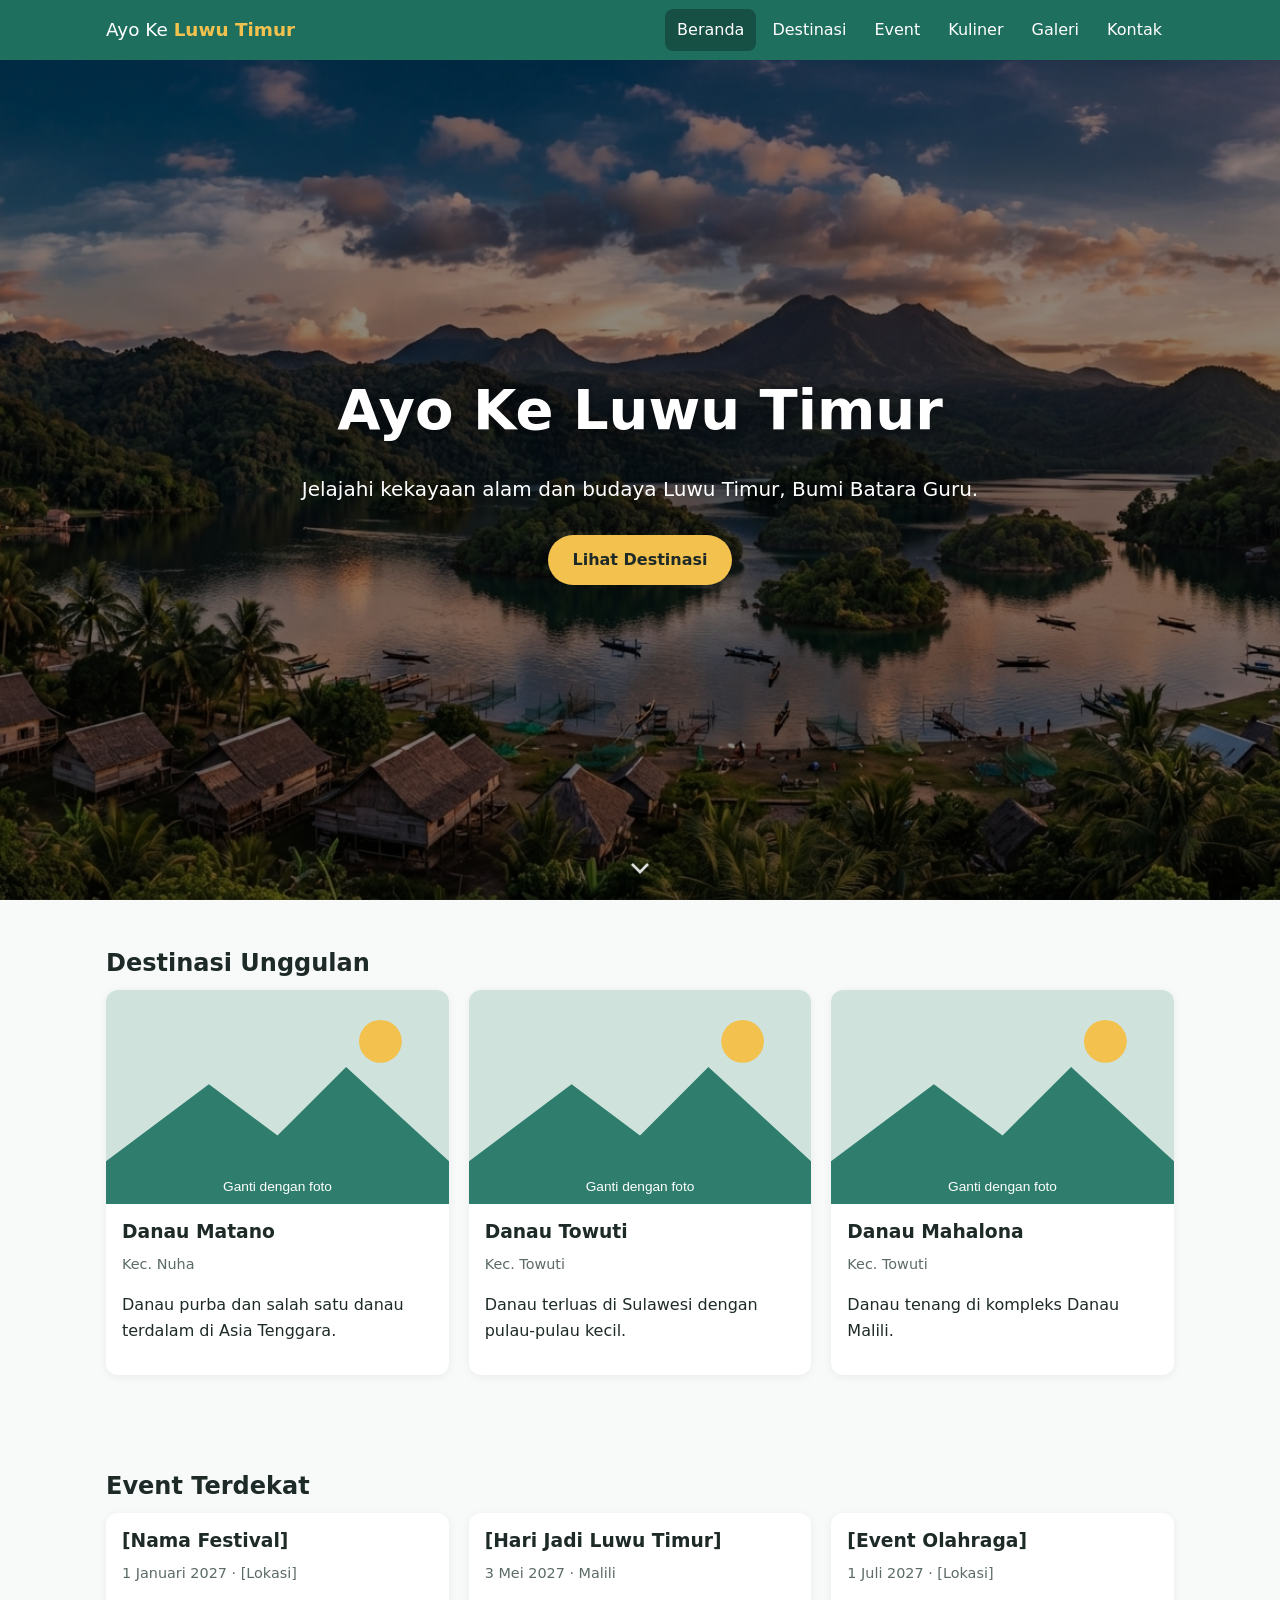
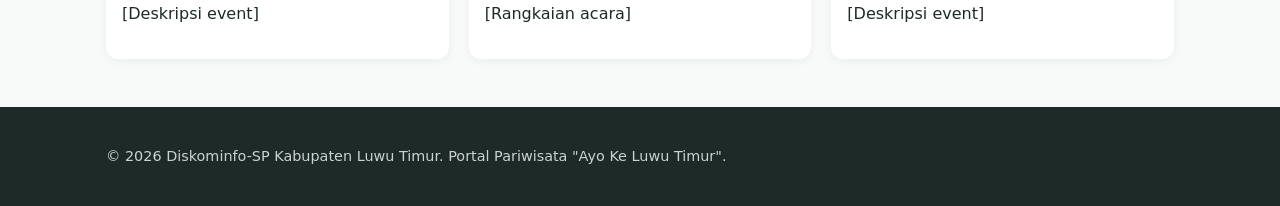
<file: index.html>
<!doctype html>
<html lang="id">
<head>
  <meta charset="utf-8">
  <meta name="viewport" content="width=device-width, initial-scale=1">
  <title>Beranda | Ayo Ke Luwu Timur</title>
  <meta name="description" content="Portal resmi pariwisata Kabupaten Luwu Timur.">
  <link rel="stylesheet" href="assets/css/style.css">
</head>
<body data-page="beranda">
  <header class="site-header">
    <div class="container nav-wrap">
      <a class="brand" href="index.html">Ayo Ke <strong>Luwu Timur</strong></a>
      <button class="nav-toggle" aria-label="Menu" aria-expanded="false">&#9776;</button>
      <nav class="nav">
        <a href="index.html" data-nav="beranda">Beranda</a>
        <a href="destinasi.html" data-nav="destinasi">Destinasi</a>
        <a href="event.html" data-nav="event">Event</a>
        <a href="kuliner.html" data-nav="kuliner">Kuliner</a>
        <a href="galeri.html" data-nav="galeri">Galeri</a>
        <a href="kontak.html" data-nav="kontak">Kontak</a>
      </nav>
    </div>
  </header>

  <main>
    <section class="hero">
      <div class="container hero-content">
        <h1>Ayo Ke Luwu Timur</h1>
        <p>Jelajahi kekayaan alam dan budaya Luwu Timur, Bumi Batara Guru.</p>
        <a class="btn" href="destinasi.html">Lihat Destinasi</a>
      </div>
      <a class="hero-scroll" href="#unggulan" aria-label="Gulir ke bawah"><svg width="32" height="32" viewBox="0 0 24 24" fill="none" stroke="currentColor" stroke-width="2"><path d="M6 9l6 6 6-6"/></svg></a>
    </section>

    <section class="container section" id="unggulan">
      <h2>Destinasi Unggulan</h2>
      <div class="grid" data-source="destinasi" data-limit="3"></div>
    </section>

    <section class="container section">
      <h2>Event Terdekat</h2>
      <div class="grid" data-source="event" data-limit="3"></div>
    </section>
  </main>

  <footer class="site-footer">
    <div class="container">
      <p>&copy; <span id="tahun"></span> Diskominfo-SP Kabupaten Luwu Timur. Portal Pariwisata "Ayo Ke Luwu Timur".</p>
    </div>
  </footer>
  <script src="data/konten.js"></script>
  <script src="assets/js/main.js"></script>
</body>
</html>
</file>
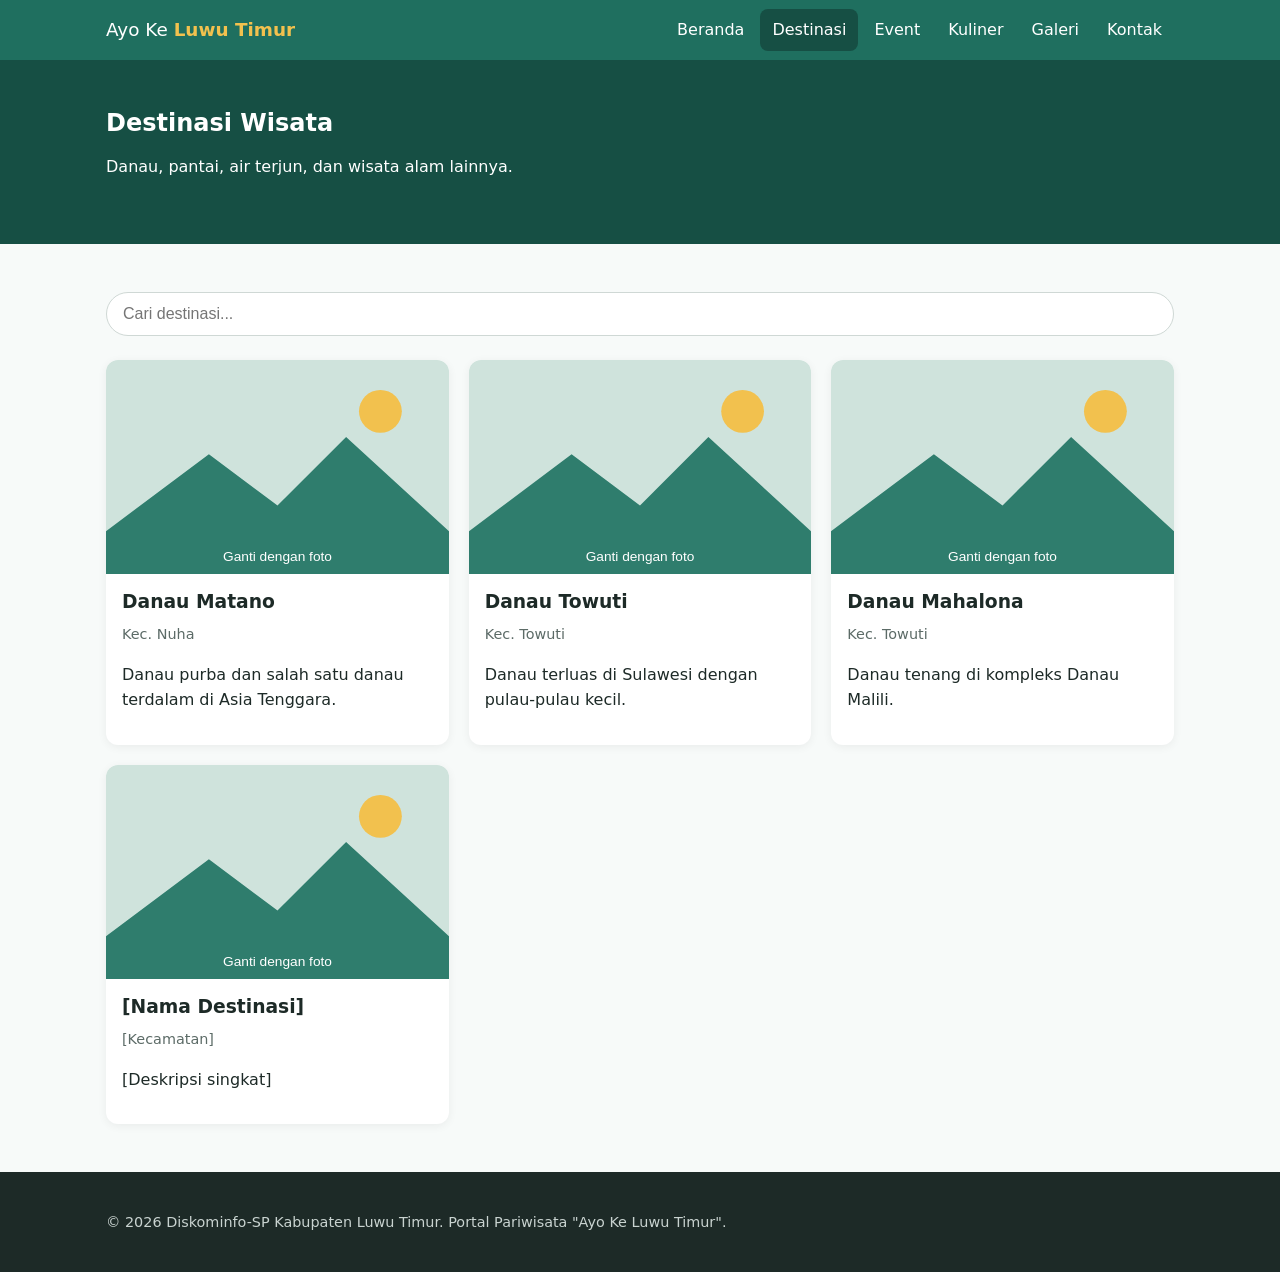
<file: destinasi.html>
<!doctype html>
<html lang="id">
<head>
  <meta charset="utf-8">
  <meta name="viewport" content="width=device-width, initial-scale=1">
  <title>Destinasi | Ayo Ke Luwu Timur</title>
  <meta name="description" content="Daftar destinasi wisata di Kabupaten Luwu Timur.">
  <link rel="stylesheet" href="assets/css/style.css">
</head>
<body data-page="destinasi">
  <header class="site-header">
    <div class="container nav-wrap">
      <a class="brand" href="index.html">Ayo Ke <strong>Luwu Timur</strong></a>
      <button class="nav-toggle" aria-label="Menu" aria-expanded="false">&#9776;</button>
      <nav class="nav">
        <a href="index.html" data-nav="beranda">Beranda</a>
        <a href="destinasi.html" data-nav="destinasi">Destinasi</a>
        <a href="event.html" data-nav="event">Event</a>
        <a href="kuliner.html" data-nav="kuliner">Kuliner</a>
        <a href="galeri.html" data-nav="galeri">Galeri</a>
        <a href="kontak.html" data-nav="kontak">Kontak</a>
      </nav>
    </div>
  </header>

  <main>
    <section class="page-hero"><div class="container"><h1>Destinasi Wisata</h1><p>Danau, pantai, air terjun, dan wisata alam lainnya.</p></div></section>
    <section class="container section">
      <input class="search" type="search" placeholder="Cari destinasi..." data-filter-for="destinasi">
      <div class="grid" id="destinasi" data-source="destinasi"></div>
    </section>
  </main>

  <footer class="site-footer">
    <div class="container">
      <p>&copy; <span id="tahun"></span> Diskominfo-SP Kabupaten Luwu Timur. Portal Pariwisata "Ayo Ke Luwu Timur".</p>
    </div>
  </footer>
  <script src="data/konten.js"></script>
  <script src="assets/js/main.js"></script>
</body>
</html>
</file>
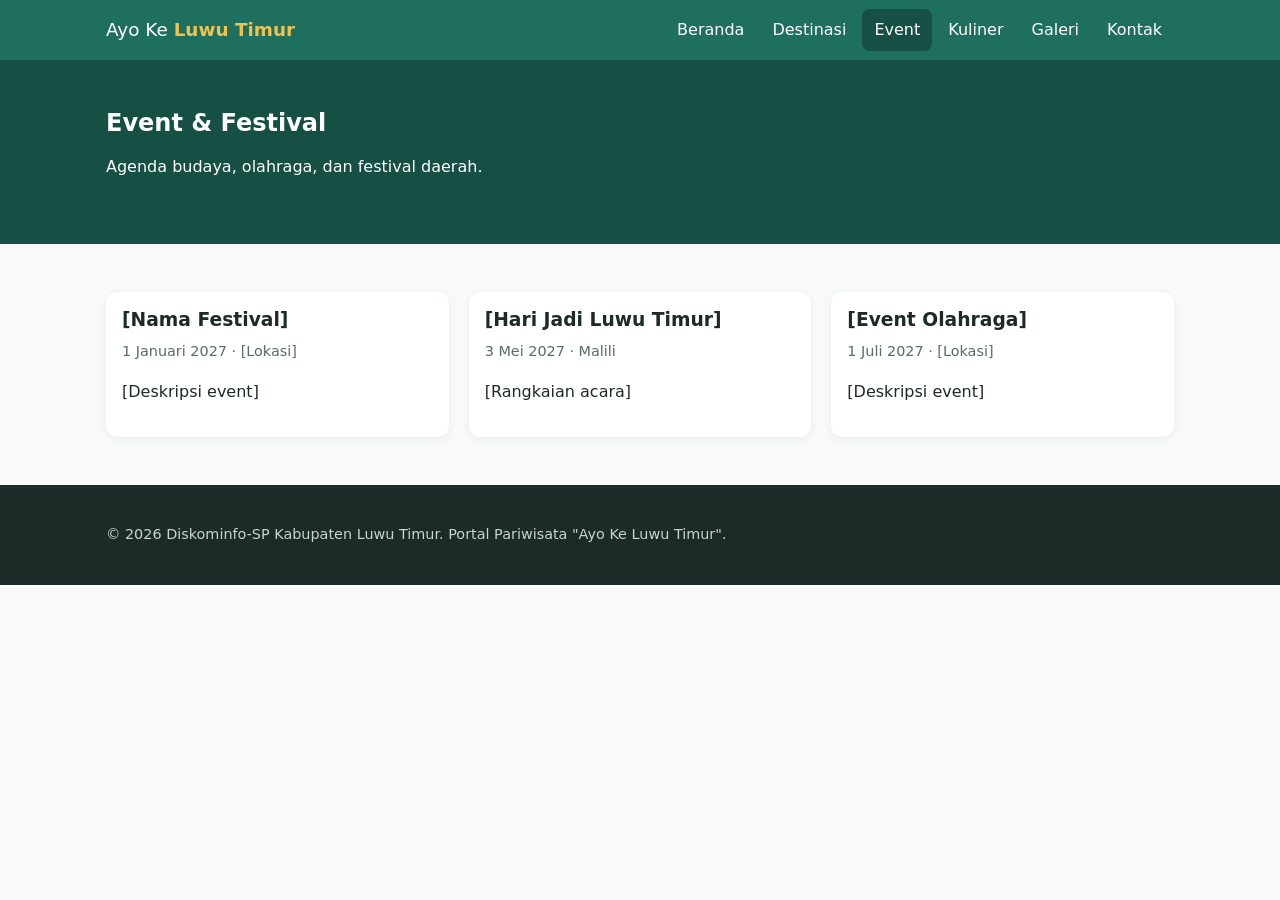
<file: event.html>
<!doctype html>
<html lang="id">
<head>
  <meta charset="utf-8">
  <meta name="viewport" content="width=device-width, initial-scale=1">
  <title>Event | Ayo Ke Luwu Timur</title>
  <meta name="description" content="Kalender event dan festival di Kabupaten Luwu Timur.">
  <link rel="stylesheet" href="assets/css/style.css">
</head>
<body data-page="event">
  <header class="site-header">
    <div class="container nav-wrap">
      <a class="brand" href="index.html">Ayo Ke <strong>Luwu Timur</strong></a>
      <button class="nav-toggle" aria-label="Menu" aria-expanded="false">&#9776;</button>
      <nav class="nav">
        <a href="index.html" data-nav="beranda">Beranda</a>
        <a href="destinasi.html" data-nav="destinasi">Destinasi</a>
        <a href="event.html" data-nav="event">Event</a>
        <a href="kuliner.html" data-nav="kuliner">Kuliner</a>
        <a href="galeri.html" data-nav="galeri">Galeri</a>
        <a href="kontak.html" data-nav="kontak">Kontak</a>
      </nav>
    </div>
  </header>

  <main>
    <section class="page-hero"><div class="container"><h1>Event &amp; Festival</h1><p>Agenda budaya, olahraga, dan festival daerah.</p></div></section>
    <section class="container section">
      <div class="grid" data-source="event"></div>
    </section>
  </main>

  <footer class="site-footer">
    <div class="container">
      <p>&copy; <span id="tahun"></span> Diskominfo-SP Kabupaten Luwu Timur. Portal Pariwisata "Ayo Ke Luwu Timur".</p>
    </div>
  </footer>
  <script src="data/konten.js"></script>
  <script src="assets/js/main.js"></script>
</body>
</html>
</file>
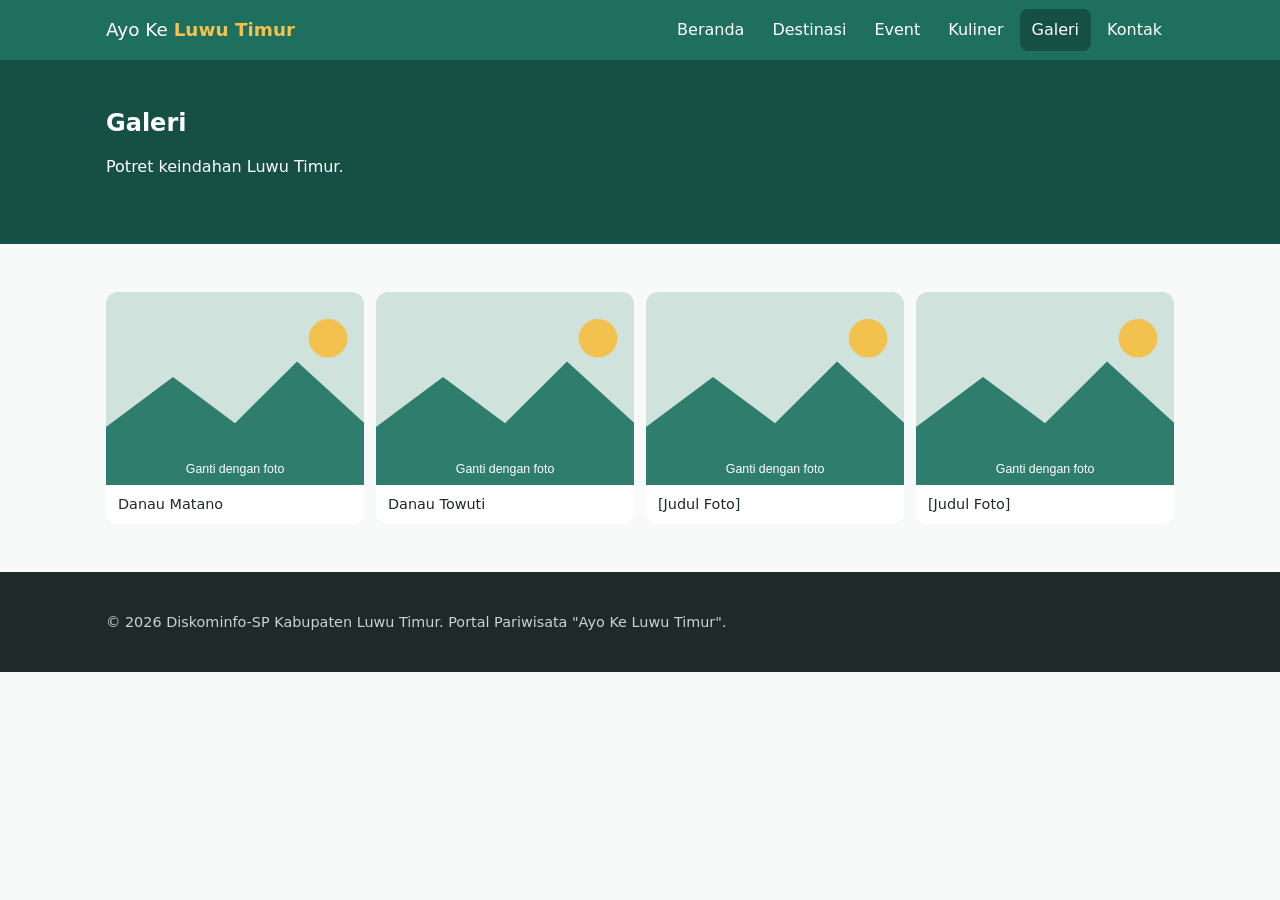
<file: galeri.html>
<!doctype html>
<html lang="id">
<head>
  <meta charset="utf-8">
  <meta name="viewport" content="width=device-width, initial-scale=1">
  <title>Galeri | Ayo Ke Luwu Timur</title>
  <meta name="description" content="Galeri foto wisata Kabupaten Luwu Timur.">
  <link rel="stylesheet" href="assets/css/style.css">
</head>
<body data-page="galeri">
  <header class="site-header">
    <div class="container nav-wrap">
      <a class="brand" href="index.html">Ayo Ke <strong>Luwu Timur</strong></a>
      <button class="nav-toggle" aria-label="Menu" aria-expanded="false">&#9776;</button>
      <nav class="nav">
        <a href="index.html" data-nav="beranda">Beranda</a>
        <a href="destinasi.html" data-nav="destinasi">Destinasi</a>
        <a href="event.html" data-nav="event">Event</a>
        <a href="kuliner.html" data-nav="kuliner">Kuliner</a>
        <a href="galeri.html" data-nav="galeri">Galeri</a>
        <a href="kontak.html" data-nav="kontak">Kontak</a>
      </nav>
    </div>
  </header>

  <main>
    <section class="page-hero"><div class="container"><h1>Galeri</h1><p>Potret keindahan Luwu Timur.</p></div></section>
    <section class="container section">
      <div class="gallery" data-source="galeri"></div>
    </section>
  </main>

  <footer class="site-footer">
    <div class="container">
      <p>&copy; <span id="tahun"></span> Diskominfo-SP Kabupaten Luwu Timur. Portal Pariwisata "Ayo Ke Luwu Timur".</p>
    </div>
  </footer>
  <script src="data/konten.js"></script>
  <script src="assets/js/main.js"></script>
</body>
</html>
</file>
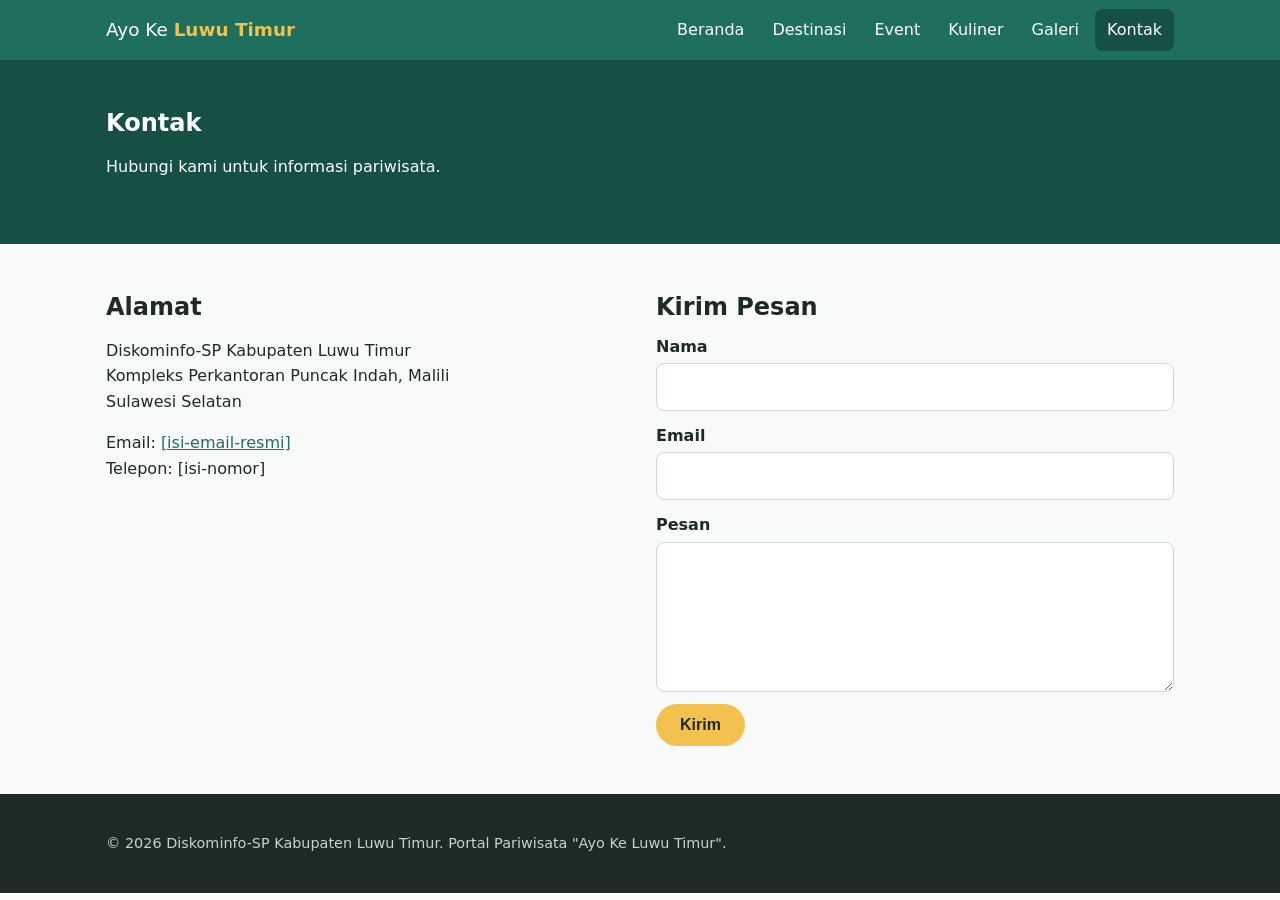
<file: kontak.html>
<!doctype html>
<html lang="id">
<head>
  <meta charset="utf-8">
  <meta name="viewport" content="width=device-width, initial-scale=1">
  <title>Kontak | Ayo Ke Luwu Timur</title>
  <meta name="description" content="Kontak Diskominfo-SP dan informasi pariwisata Kabupaten Luwu Timur.">
  <link rel="stylesheet" href="assets/css/style.css">
</head>
<body data-page="kontak">
  <header class="site-header">
    <div class="container nav-wrap">
      <a class="brand" href="index.html">Ayo Ke <strong>Luwu Timur</strong></a>
      <button class="nav-toggle" aria-label="Menu" aria-expanded="false">&#9776;</button>
      <nav class="nav">
        <a href="index.html" data-nav="beranda">Beranda</a>
        <a href="destinasi.html" data-nav="destinasi">Destinasi</a>
        <a href="event.html" data-nav="event">Event</a>
        <a href="kuliner.html" data-nav="kuliner">Kuliner</a>
        <a href="galeri.html" data-nav="galeri">Galeri</a>
        <a href="kontak.html" data-nav="kontak">Kontak</a>
      </nav>
    </div>
  </header>

  <main>
    <section class="page-hero"><div class="container"><h1>Kontak</h1><p>Hubungi kami untuk informasi pariwisata.</p></div></section>
    <section class="container section two-col">
      <div>
        <h2>Alamat</h2>
        <p>Diskominfo-SP Kabupaten Luwu Timur<br>Kompleks Perkantoran Puncak Indah, Malili<br>Sulawesi Selatan</p>
        <p>Email: <a href="mailto:[isi-email-resmi]">[isi-email-resmi]</a><br>Telepon: [isi-nomor]</p>
      </div>
      <form class="form" id="form-kontak">
        <h2>Kirim Pesan</h2>
        <label>Nama <input required name="nama"></label>
        <label>Email <input required type="email" name="email"></label>
        <label>Pesan <textarea required rows="5" name="pesan"></textarea></label>
        <button class="btn" type="submit">Kirim</button>
        <p class="form-note" hidden>Terima kasih. (Form contoh, belum terhubung ke server.)</p>
      </form>
    </section>
  </main>

  <footer class="site-footer">
    <div class="container">
      <p>&copy; <span id="tahun"></span> Diskominfo-SP Kabupaten Luwu Timur. Portal Pariwisata "Ayo Ke Luwu Timur".</p>
    </div>
  </footer>
  <script src="data/konten.js"></script>
  <script src="assets/js/main.js"></script>
</body>
</html>
</file>
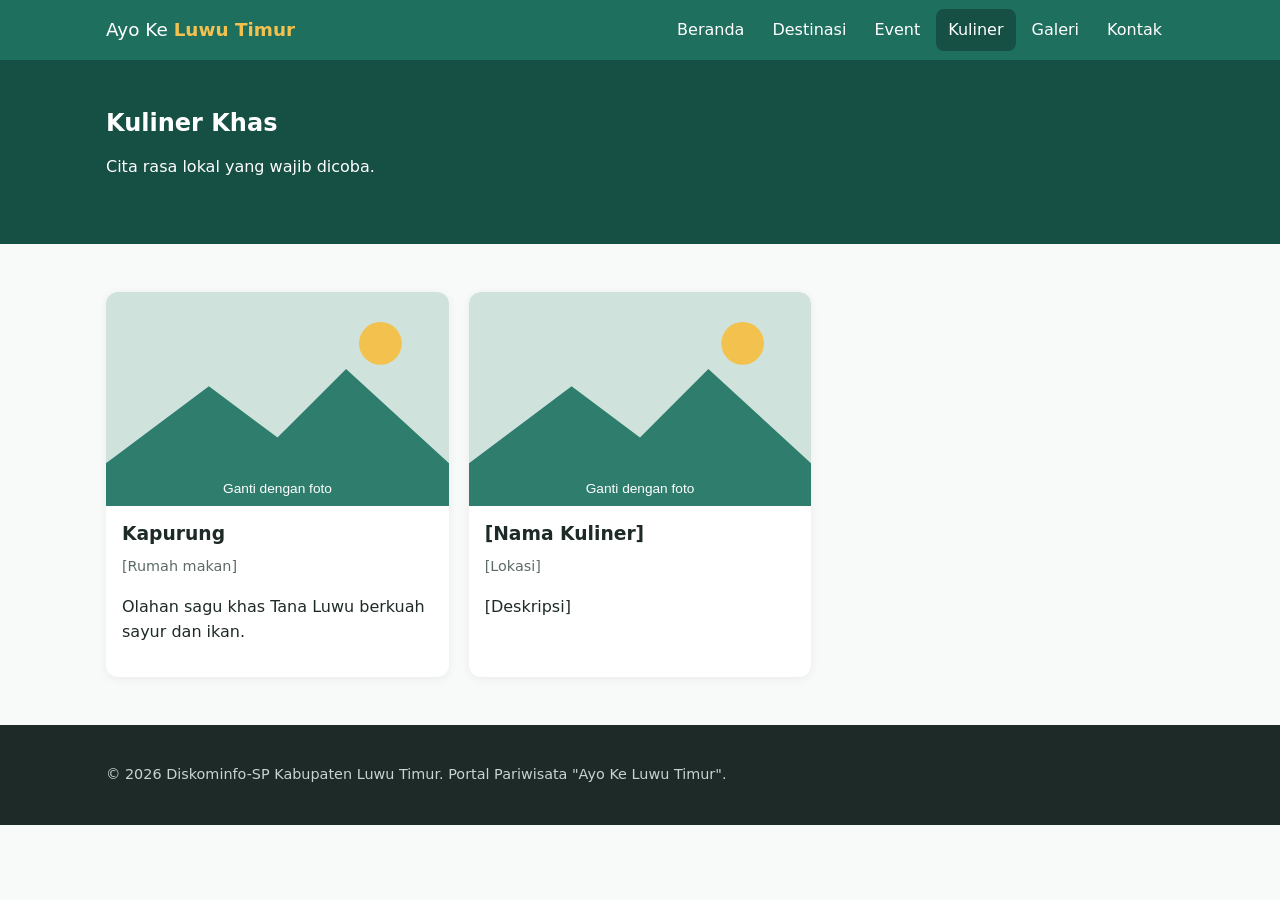
<file: kuliner.html>
<!doctype html>
<html lang="id">
<head>
  <meta charset="utf-8">
  <meta name="viewport" content="width=device-width, initial-scale=1">
  <title>Kuliner | Ayo Ke Luwu Timur</title>
  <meta name="description" content="Kuliner khas Kabupaten Luwu Timur.">
  <link rel="stylesheet" href="assets/css/style.css">
</head>
<body data-page="kuliner">
  <header class="site-header">
    <div class="container nav-wrap">
      <a class="brand" href="index.html">Ayo Ke <strong>Luwu Timur</strong></a>
      <button class="nav-toggle" aria-label="Menu" aria-expanded="false">&#9776;</button>
      <nav class="nav">
        <a href="index.html" data-nav="beranda">Beranda</a>
        <a href="destinasi.html" data-nav="destinasi">Destinasi</a>
        <a href="event.html" data-nav="event">Event</a>
        <a href="kuliner.html" data-nav="kuliner">Kuliner</a>
        <a href="galeri.html" data-nav="galeri">Galeri</a>
        <a href="kontak.html" data-nav="kontak">Kontak</a>
      </nav>
    </div>
  </header>

  <main>
    <section class="page-hero"><div class="container"><h1>Kuliner Khas</h1><p>Cita rasa lokal yang wajib dicoba.</p></div></section>
    <section class="container section">
      <div class="grid" data-source="kuliner"></div>
    </section>
  </main>

  <footer class="site-footer">
    <div class="container">
      <p>&copy; <span id="tahun"></span> Diskominfo-SP Kabupaten Luwu Timur. Portal Pariwisata "Ayo Ke Luwu Timur".</p>
    </div>
  </footer>
  <script src="data/konten.js"></script>
  <script src="assets/js/main.js"></script>
</body>
</html>
</file>
<file: assets/css/style.css>
:root {
  --hijau: #1f6f5f;
  --hijau-tua: #164f44;
  --kuning: #f2c14e;
  --teks: #1d2a27;
  --muted: #5c6b67;
  --bg: #f7faf9;
  --putih: #fff;
  --radius: 12px;
  --max: 1100px;
}
* { box-sizing: border-box; }
body { margin: 0; font-family: system-ui, -apple-system, "Segoe UI", Roboto, sans-serif; color: var(--teks); background: var(--bg); line-height: 1.6; }
img { max-width: 100%; display: block; }
a { color: var(--hijau); }
.container { max-width: var(--max); margin: 0 auto; padding: 0 16px; }
.section { padding: 48px 16px; }
h1, h2, h3 { line-height: 1.25; margin: 0 0 .5em; }

/* Header */
.site-header { background: var(--hijau); position: sticky; top: 0; z-index: 10; }
.nav-wrap { display: flex; align-items: center; justify-content: space-between; min-height: 60px; }
.brand { color: var(--putih); text-decoration: none; font-size: 1.15rem; }
.brand strong { color: var(--kuning); }
.nav { display: flex; gap: 4px; }
.nav a { color: var(--putih); text-decoration: none; padding: 8px 12px; border-radius: 8px; }
.nav a:hover, .nav a.active { background: var(--hijau-tua); }
.nav-toggle { display: none; background: none; border: 0; color: var(--putih); font-size: 1.6rem; cursor: pointer; }

/* Hero */
/* Hero: foto layar penuh (issue #2)
   - Foto utama: assets/img/hero.jpg
   - Jika hero.jpg belum ada, otomatis memakai placeholder.svg
   - Lapisan gelap (rgba) agar judul & tombol tetap terbaca */
.hero {
  position: relative;
  min-height: calc(100vh - 60px);   /* 60px = tinggi menu atas */
  min-height: calc(100svh - 60px);  /* versi untuk HP modern */
  display: flex;
  align-items: center;
  justify-content: center;
  text-align: center;
  color: var(--putih);
  background-color: var(--hijau-tua);
  background-image:
    linear-gradient(rgba(0,0,0,.45), rgba(0,0,0,.45)),
    url("../img/hero.jpg"),
    url("../img/placeholder.svg");
  background-size: cover;
  background-position: center;
  background-repeat: no-repeat;
}
.hero-content { padding: 0 16px; }
.hero h1 { font-size: clamp(2rem, 6vw, 3.5rem); text-shadow: 0 2px 12px rgba(0,0,0,.4); }
.hero p { font-size: clamp(1rem, 2.2vw, 1.25rem); margin: 0 0 1.5em; text-shadow: 0 1px 8px rgba(0,0,0,.4); }
.hero-scroll { position: absolute; bottom: 16px; left: 50%; transform: translateX(-50%); color: var(--putih); text-decoration: none; line-height: 0; opacity: .85; animation: turun 1.8s infinite; }
@keyframes turun { 0%,100% { transform: translate(-50%,0); } 50% { transform: translate(-50%,8px); } }
html { scroll-behavior: smooth; }
#unggulan { scroll-margin-top: 60px; }
.page-hero { background: var(--hijau-tua); color: var(--putih); padding: 48px 0; }
.btn { display: inline-block; background: var(--kuning); color: var(--teks); padding: 12px 24px; border-radius: 999px; border: 0; font-weight: 600; text-decoration: none; cursor: pointer; font-size: 1rem; }

/* Grid & kartu */
.grid { display: grid; grid-template-columns: repeat(auto-fill, minmax(260px, 1fr)); gap: 20px; }
.card { background: var(--putih); border-radius: var(--radius); overflow: hidden; box-shadow: 0 2px 10px rgba(0,0,0,.06); }
.card img { aspect-ratio: 16/10; object-fit: cover; width: 100%; }
.card-body { padding: 16px; }
.meta { color: var(--muted); font-size: .9rem; margin: 0 0 .5em; }
.search { width: 100%; padding: 12px 16px; border: 1px solid #cfd8d5; border-radius: 999px; margin-bottom: 24px; font-size: 1rem; }

/* Galeri */
.gallery { display: grid; grid-template-columns: repeat(auto-fill, minmax(220px, 1fr)); gap: 12px; }
.gallery figure { margin: 0; background: var(--putih); border-radius: var(--radius); overflow: hidden; }
.gallery img { aspect-ratio: 4/3; object-fit: cover; width: 100%; }
.gallery figcaption { padding: 8px 12px; font-size: .9rem; }

/* Kontak */
.two-col { display: grid; grid-template-columns: 1fr 1fr; gap: 32px; }
.form label { display: block; margin-bottom: 12px; font-weight: 600; }
.form input, .form textarea { display: block; width: 100%; margin-top: 4px; padding: 10px 12px; border: 1px solid #cfd8d5; border-radius: 8px; font: inherit; }

/* Footer */
.site-footer { background: var(--teks); color: #c9d3d0; padding: 24px 0; font-size: .9rem; }

/* Responsif */
@media (max-width: 768px) {
  .nav-toggle { display: block; }
  .nav { display: none; position: absolute; top: 60px; left: 0; right: 0; background: var(--hijau); flex-direction: column; padding: 8px 16px 16px; }
  .nav.open { display: flex; }
  .two-col { grid-template-columns: 1fr; }
}
</file>
